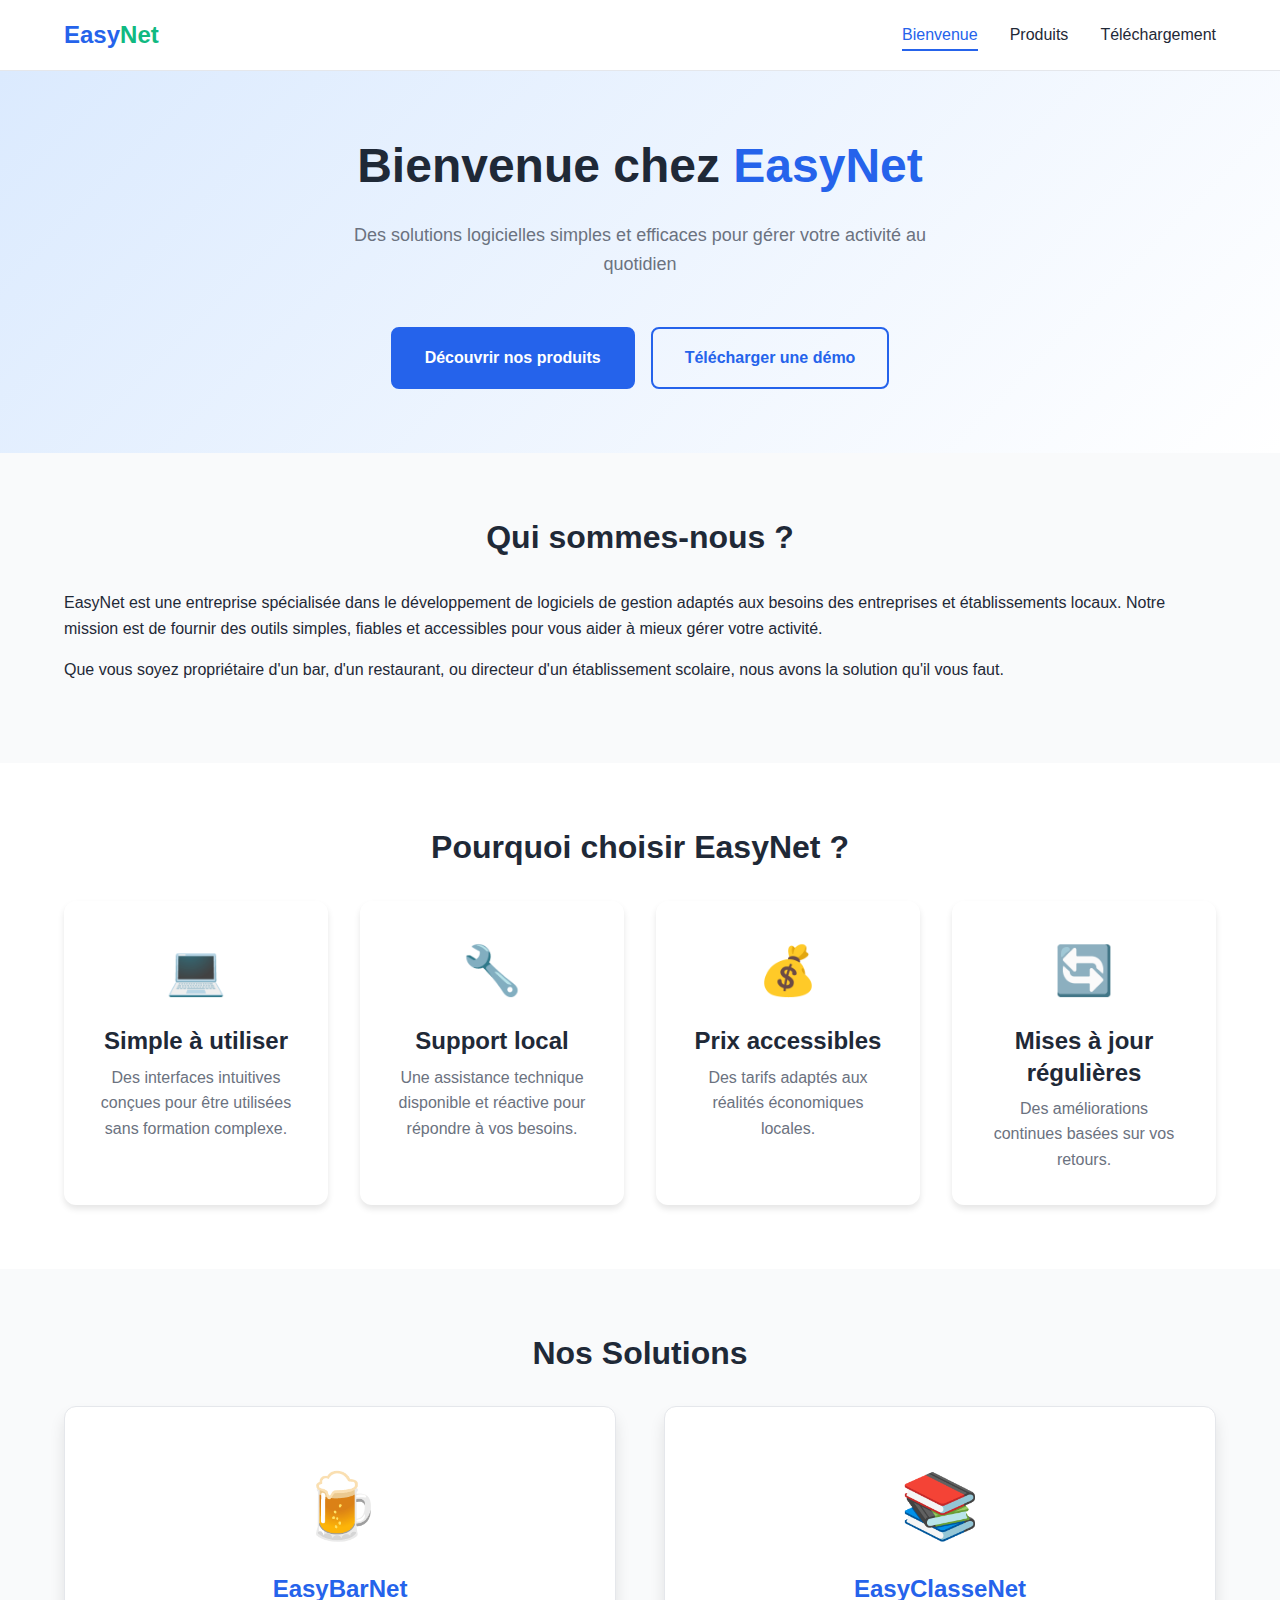
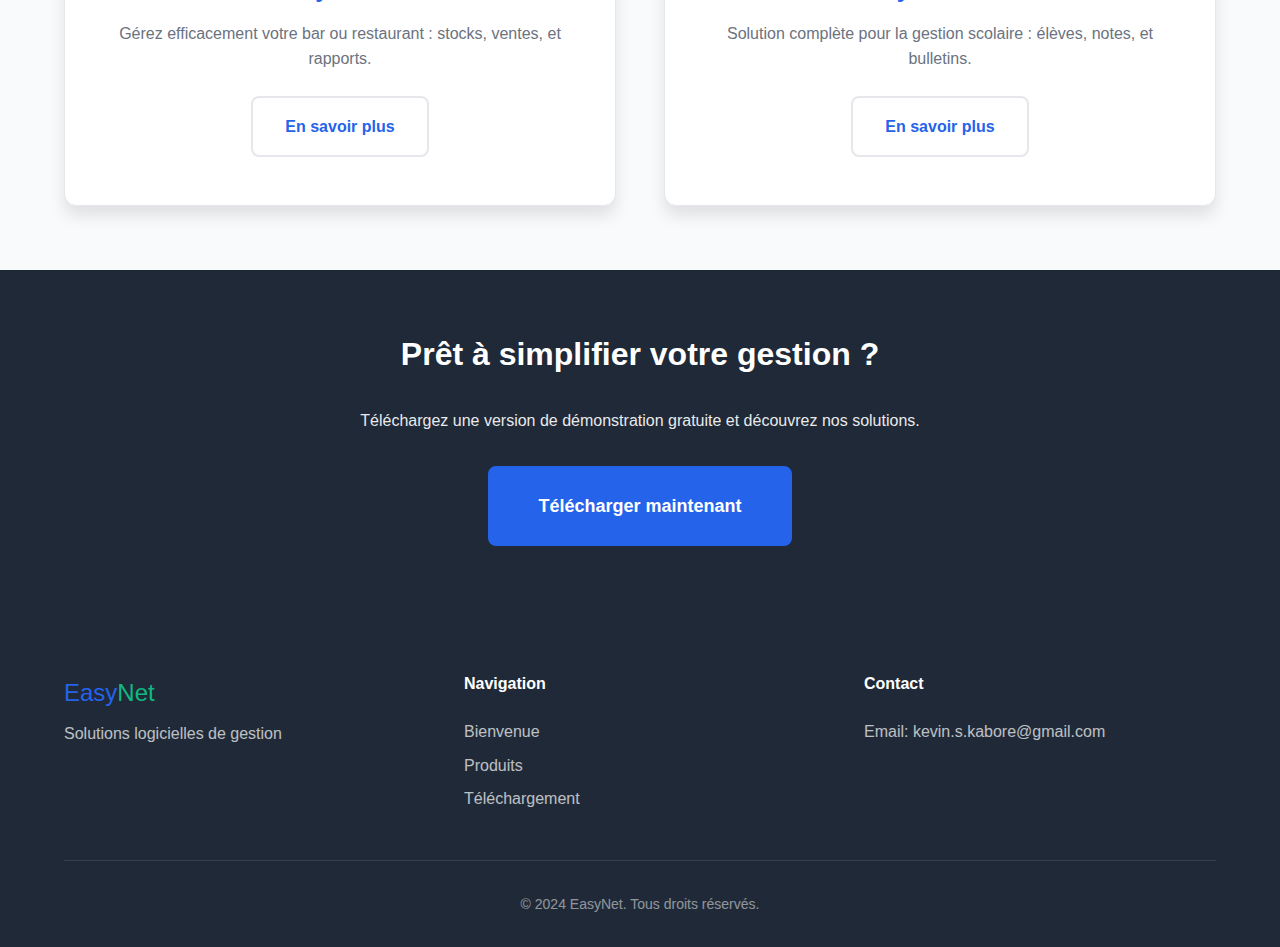
<file: index.html>
<!DOCTYPE html>
<html lang="fr">
<head>
    <meta charset="UTF-8">
    <meta name="viewport" content="width=device-width, initial-scale=1.0">
    <meta name="description" content="EasyNet - Solutions logicielles pour la gestion de bars et d'établissements scolaires au Burkina Faso">
    <title>EasyNet - Bienvenue</title>
    <link rel="stylesheet" href="css/style.css">
</head>
<body>
    <header class="header">
        <div class="container">
            <a href="index.html" class="logo">
                <span class="logo-easy">Easy</span><span class="logo-net">Net</span>
            </a>
            <nav class="nav">
                <button class="nav-toggle" aria-label="Menu">
                    <span></span>
                    <span></span>
                    <span></span>
                </button>
                <ul class="nav-menu">
                    <li><a href="index.html" class="active">Bienvenue</a></li>
                    <li><a href="produits.html">Produits</a></li>
                    <li><a href="telechargement.html">Téléchargement</a></li>
                </ul>
            </nav>
        </div>
    </header>

    <main>
        <!-- Hero Section -->
        <section class="hero">
            <div class="container">
                <h1>Bienvenue chez <span class="highlight">EasyNet</span></h1>
                <p class="hero-subtitle">
                    Des solutions logicielles simples et efficaces pour gérer votre activité au quotidien
                </p>
                <div class="hero-buttons">
                    <a href="produits.html" class="btn btn-primary">Découvrir nos produits</a>
                    <a href="telechargement.html" class="btn btn-secondary">Télécharger une démo</a>
                </div>
            </div>
        </section>

        <!-- About Section -->
        <section class="section about">
            <div class="container">
                <h2>Qui sommes-nous ?</h2>
                <p>
                    EasyNet est une entreprise spécialisée dans le développement de logiciels de gestion
                    adaptés aux besoins des entreprises et établissements locaux. Notre mission est de
                    fournir des outils simples, fiables et accessibles pour vous aider à mieux gérer
                    votre activité.
                </p>
                <p>
                    Que vous soyez propriétaire d'un bar, d'un restaurant, ou directeur d'un
                    établissement scolaire, nous avons la solution qu'il vous faut.
                </p>
            </div>
        </section>

        <!-- Features Section -->
        <section class="section features">
            <div class="container">
                <h2>Pourquoi choisir EasyNet ?</h2>
                <div class="features-grid">
                    <div class="feature-card">
                        <div class="feature-icon">💻</div>
                        <h3>Simple à utiliser</h3>
                        <p>Des interfaces intuitives conçues pour être utilisées sans formation complexe.</p>
                    </div>
                    <div class="feature-card">
                        <div class="feature-icon">🔧</div>
                        <h3>Support local</h3>
                        <p>Une assistance technique disponible et réactive pour répondre à vos besoins.</p>
                    </div>
                    <div class="feature-card">
                        <div class="feature-icon">💰</div>
                        <h3>Prix accessibles</h3>
                        <p>Des tarifs adaptés aux réalités économiques locales.</p>
                    </div>
                    <div class="feature-card">
                        <div class="feature-icon">🔄</div>
                        <h3>Mises à jour régulières</h3>
                        <p>Des améliorations continues basées sur vos retours.</p>
                    </div>
                </div>
            </div>
        </section>

        <!-- Products Preview -->
        <section class="section products-preview">
            <div class="container">
                <h2>Nos Solutions</h2>
                <div class="products-grid">
                    <div class="product-card">
                        <div class="product-icon">🍺</div>
                        <h3>EasyBarNet</h3>
                        <p>Gérez efficacement votre bar ou restaurant : stocks, ventes, et rapports.</p>
                        <a href="produits.html#easybarnet" class="btn btn-outline">En savoir plus</a>
                    </div>
                    <div class="product-card">
                        <div class="product-icon">📚</div>
                        <h3>EasyClasseNet</h3>
                        <p>Solution complète pour la gestion scolaire : élèves, notes, et bulletins.</p>
                        <a href="produits.html#easyclassenet" class="btn btn-outline">En savoir plus</a>
                    </div>
                </div>
            </div>
        </section>

        <!-- CTA Section -->
        <section class="section cta">
            <div class="container">
                <h2>Prêt à simplifier votre gestion ?</h2>
                <p>Téléchargez une version de démonstration gratuite et découvrez nos solutions.</p>
                <a href="telechargement.html" class="btn btn-primary btn-large">Télécharger maintenant</a>
            </div>
        </section>
    </main>

    <footer class="footer">
        <div class="container">
            <div class="footer-content">
                <div class="footer-brand">
                    <span class="logo-easy">Easy</span><span class="logo-net">Net</span>
                    <p>Solutions logicielles de gestion</p>
                </div>
                <div class="footer-links">
                    <h4>Navigation</h4>
                    <ul>
                        <li><a href="index.html">Bienvenue</a></li>
                        <li><a href="produits.html">Produits</a></li>
                        <li><a href="telechargement.html">Téléchargement</a></li>
                    </ul>
                </div>
                <div class="footer-contact">
                    <h4>Contact</h4>
                    <p>Email: kevin.s.kabore@gmail.com</p>
                </div>
            </div>
            <div class="footer-bottom">
                <p>&copy; 2024 EasyNet. Tous droits réservés.</p>
            </div>
        </div>
    </footer>

    <script src="js/main.js"></script>
</body>
</html>
</file>
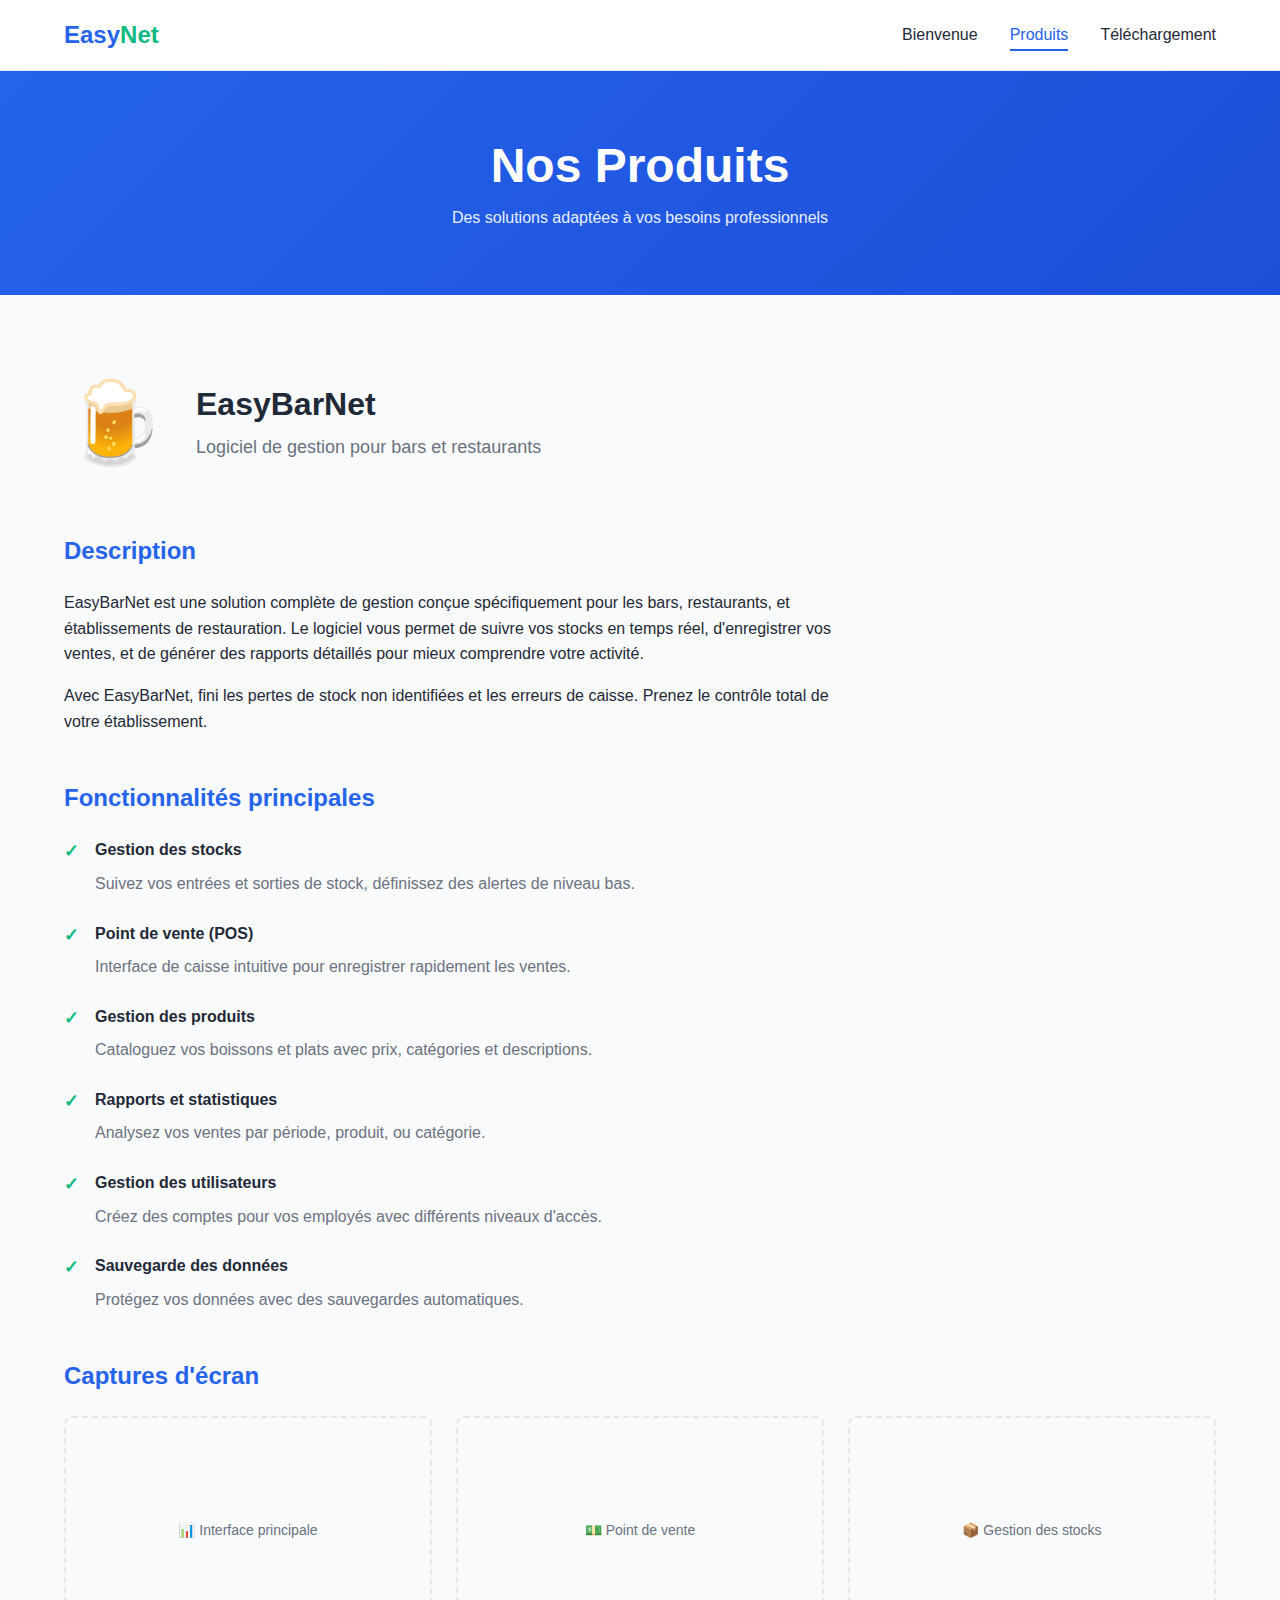
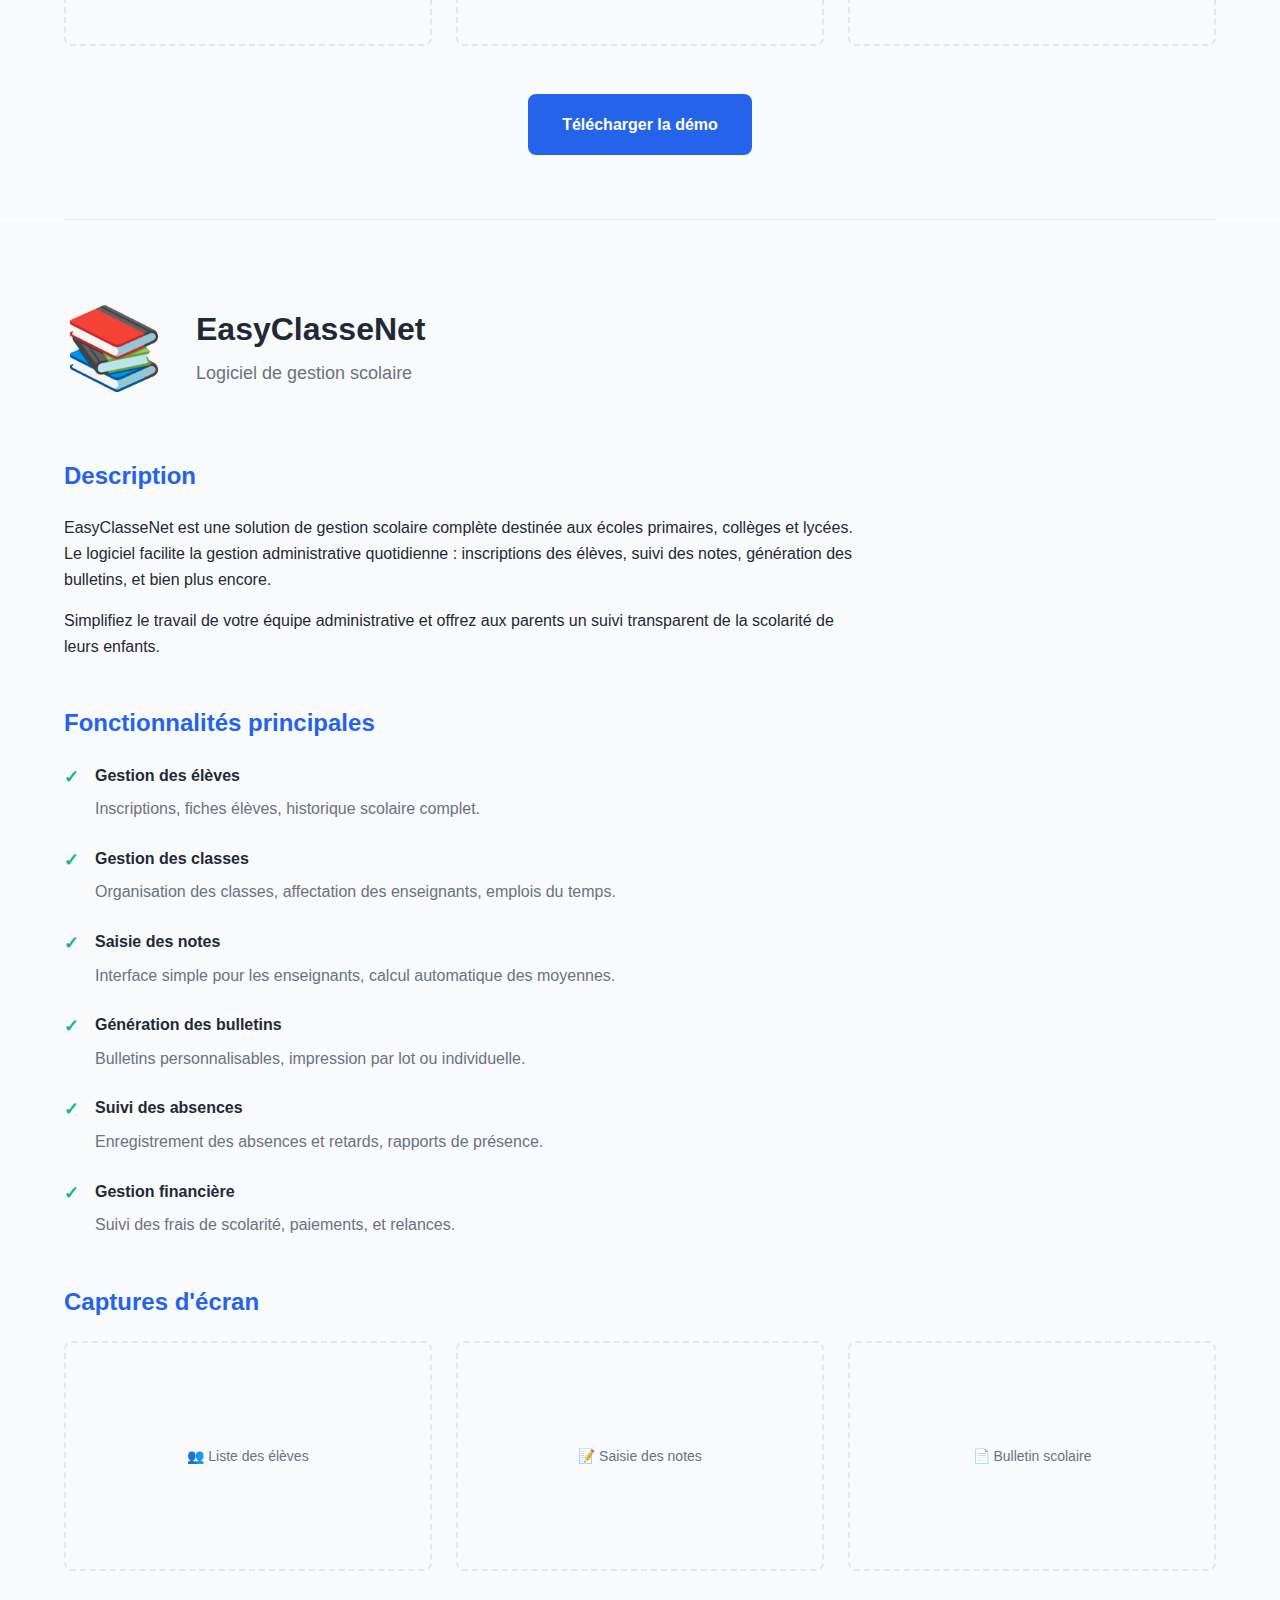
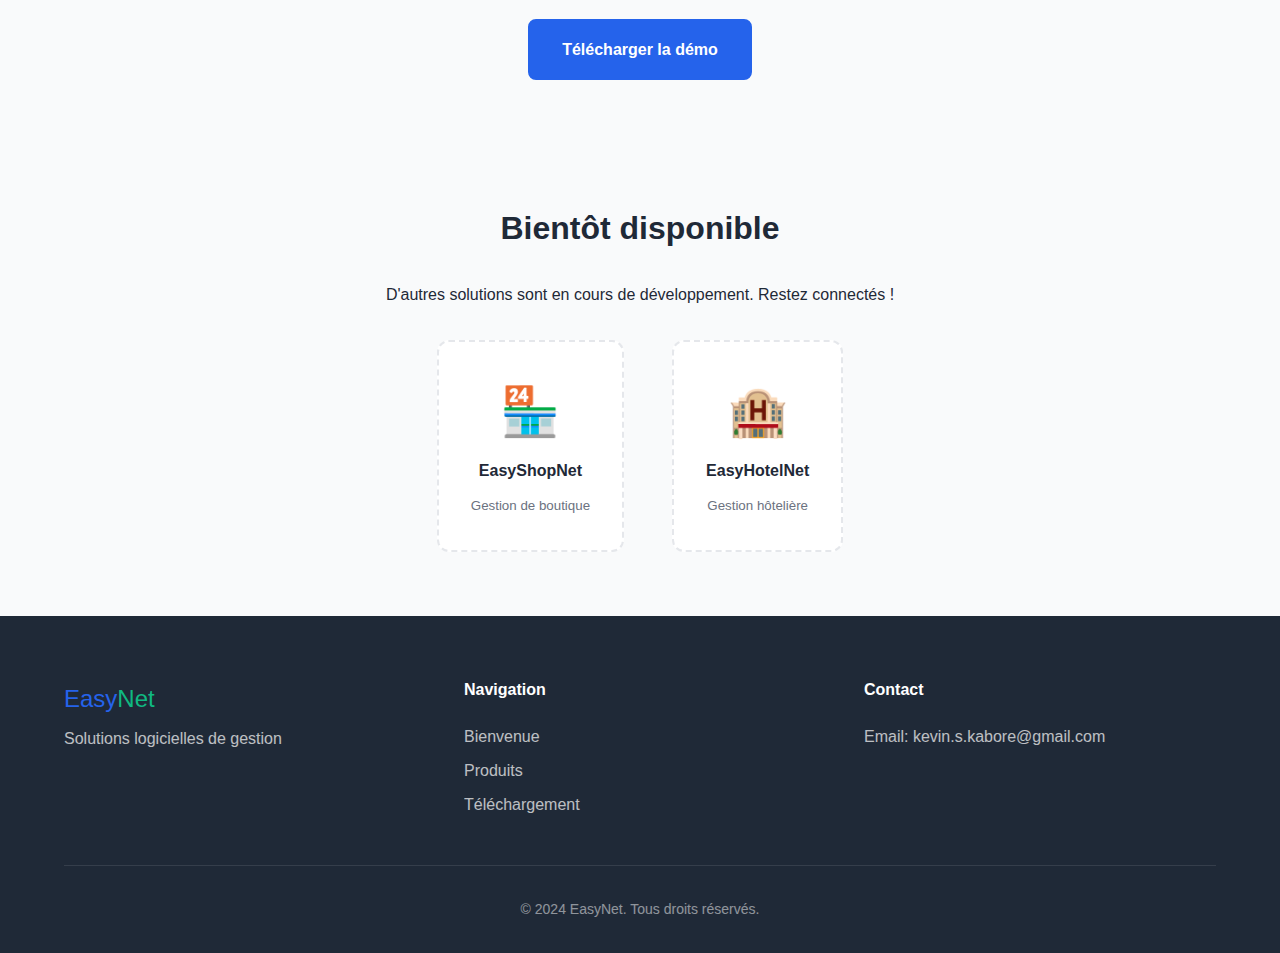
<file: produits.html>
<!DOCTYPE html>
<html lang="fr">
<head>
    <meta charset="UTF-8">
    <meta name="viewport" content="width=device-width, initial-scale=1.0">
    <meta name="description" content="EasyNet - Découvrez nos logiciels de gestion : EasyBarNet pour les bars et EasyClasseNet pour les écoles">
    <title>EasyNet - Nos Produits</title>
    <link rel="stylesheet" href="css/style.css">
</head>
<body>
    <header class="header">
        <div class="container">
            <a href="index.html" class="logo">
                <span class="logo-easy">Easy</span><span class="logo-net">Net</span>
            </a>
            <nav class="nav">
                <button class="nav-toggle" aria-label="Menu">
                    <span></span>
                    <span></span>
                    <span></span>
                </button>
                <ul class="nav-menu">
                    <li><a href="index.html">Bienvenue</a></li>
                    <li><a href="produits.html" class="active">Produits</a></li>
                    <li><a href="telechargement.html">Téléchargement</a></li>
                </ul>
            </nav>
        </div>
    </header>

    <main>
        <!-- Page Header -->
        <section class="page-header">
            <div class="container">
                <h1>Nos Produits</h1>
                <p>Des solutions adaptées à vos besoins professionnels</p>
            </div>
        </section>

        <!-- EasyBarNet -->
        <section id="easybarnet" class="section product-detail">
            <div class="container">
                <div class="product-header">
                    <div class="product-icon-large">🍺</div>
                    <div>
                        <h2>EasyBarNet</h2>
                        <p class="product-tagline">Logiciel de gestion pour bars et restaurants</p>
                    </div>
                </div>

                <div class="product-content">
                    <div class="product-description">
                        <h3>Description</h3>
                        <p>
                            EasyBarNet est une solution complète de gestion conçue spécifiquement pour les
                            bars, restaurants, et établissements de restauration. Le logiciel vous permet
                            de suivre vos stocks en temps réel, d'enregistrer vos ventes, et de générer
                            des rapports détaillés pour mieux comprendre votre activité.
                        </p>
                        <p>
                            Avec EasyBarNet, fini les pertes de stock non identifiées et les erreurs de
                            caisse. Prenez le contrôle total de votre établissement.
                        </p>
                    </div>

                    <div class="product-features">
                        <h3>Fonctionnalités principales</h3>
                        <ul class="feature-list">
                            <li>
                                <span class="feature-check">✓</span>
                                <div>
                                    <strong>Gestion des stocks</strong>
                                    <p>Suivez vos entrées et sorties de stock, définissez des alertes de niveau bas.</p>
                                </div>
                            </li>
                            <li>
                                <span class="feature-check">✓</span>
                                <div>
                                    <strong>Point de vente (POS)</strong>
                                    <p>Interface de caisse intuitive pour enregistrer rapidement les ventes.</p>
                                </div>
                            </li>
                            <li>
                                <span class="feature-check">✓</span>
                                <div>
                                    <strong>Gestion des produits</strong>
                                    <p>Cataloguez vos boissons et plats avec prix, catégories et descriptions.</p>
                                </div>
                            </li>
                            <li>
                                <span class="feature-check">✓</span>
                                <div>
                                    <strong>Rapports et statistiques</strong>
                                    <p>Analysez vos ventes par période, produit, ou catégorie.</p>
                                </div>
                            </li>
                            <li>
                                <span class="feature-check">✓</span>
                                <div>
                                    <strong>Gestion des utilisateurs</strong>
                                    <p>Créez des comptes pour vos employés avec différents niveaux d'accès.</p>
                                </div>
                            </li>
                            <li>
                                <span class="feature-check">✓</span>
                                <div>
                                    <strong>Sauvegarde des données</strong>
                                    <p>Protégez vos données avec des sauvegardes automatiques.</p>
                                </div>
                            </li>
                        </ul>
                    </div>

                    <div class="product-screenshots">
                        <h3>Captures d'écran</h3>
                        <div class="screenshots-placeholder">
                            <div class="screenshot-item">
                                <div class="screenshot-placeholder">📊 Interface principale</div>
                            </div>
                            <div class="screenshot-item">
                                <div class="screenshot-placeholder">💵 Point de vente</div>
                            </div>
                            <div class="screenshot-item">
                                <div class="screenshot-placeholder">📦 Gestion des stocks</div>
                            </div>
                        </div>
                    </div>

                    <div class="product-cta">
                        <a href="telechargement.html" class="btn btn-primary">Télécharger la démo</a>
                    </div>
                </div>
            </div>
        </section>

        <!-- Divider -->
        <div class="section-divider">
            <div class="container">
                <hr>
            </div>
        </div>

        <!-- EasyClasseNet -->
        <section id="easyclassenet" class="section product-detail">
            <div class="container">
                <div class="product-header">
                    <div class="product-icon-large">📚</div>
                    <div>
                        <h2>EasyClasseNet</h2>
                        <p class="product-tagline">Logiciel de gestion scolaire</p>
                    </div>
                </div>

                <div class="product-content">
                    <div class="product-description">
                        <h3>Description</h3>
                        <p>
                            EasyClasseNet est une solution de gestion scolaire complète destinée aux
                            écoles primaires, collèges et lycées. Le logiciel facilite la gestion
                            administrative quotidienne : inscriptions des élèves, suivi des notes,
                            génération des bulletins, et bien plus encore.
                        </p>
                        <p>
                            Simplifiez le travail de votre équipe administrative et offrez aux parents
                            un suivi transparent de la scolarité de leurs enfants.
                        </p>
                    </div>

                    <div class="product-features">
                        <h3>Fonctionnalités principales</h3>
                        <ul class="feature-list">
                            <li>
                                <span class="feature-check">✓</span>
                                <div>
                                    <strong>Gestion des élèves</strong>
                                    <p>Inscriptions, fiches élèves, historique scolaire complet.</p>
                                </div>
                            </li>
                            <li>
                                <span class="feature-check">✓</span>
                                <div>
                                    <strong>Gestion des classes</strong>
                                    <p>Organisation des classes, affectation des enseignants, emplois du temps.</p>
                                </div>
                            </li>
                            <li>
                                <span class="feature-check">✓</span>
                                <div>
                                    <strong>Saisie des notes</strong>
                                    <p>Interface simple pour les enseignants, calcul automatique des moyennes.</p>
                                </div>
                            </li>
                            <li>
                                <span class="feature-check">✓</span>
                                <div>
                                    <strong>Génération des bulletins</strong>
                                    <p>Bulletins personnalisables, impression par lot ou individuelle.</p>
                                </div>
                            </li>
                            <li>
                                <span class="feature-check">✓</span>
                                <div>
                                    <strong>Suivi des absences</strong>
                                    <p>Enregistrement des absences et retards, rapports de présence.</p>
                                </div>
                            </li>
                            <li>
                                <span class="feature-check">✓</span>
                                <div>
                                    <strong>Gestion financière</strong>
                                    <p>Suivi des frais de scolarité, paiements, et relances.</p>
                                </div>
                            </li>
                        </ul>
                    </div>

                    <div class="product-screenshots">
                        <h3>Captures d'écran</h3>
                        <div class="screenshots-placeholder">
                            <div class="screenshot-item">
                                <div class="screenshot-placeholder">👥 Liste des élèves</div>
                            </div>
                            <div class="screenshot-item">
                                <div class="screenshot-placeholder">📝 Saisie des notes</div>
                            </div>
                            <div class="screenshot-item">
                                <div class="screenshot-placeholder">📄 Bulletin scolaire</div>
                            </div>
                        </div>
                    </div>

                    <div class="product-cta">
                        <a href="telechargement.html" class="btn btn-primary">Télécharger la démo</a>
                    </div>
                </div>
            </div>
        </section>

        <!-- Coming Soon -->
        <section class="section coming-soon">
            <div class="container">
                <h2>Bientôt disponible</h2>
                <p>D'autres solutions sont en cours de développement. Restez connectés !</p>
                <div class="coming-soon-placeholder">
                    <div class="coming-item">
                        <span>🏪</span>
                        <p>EasyShopNet</p>
                        <small>Gestion de boutique</small>
                    </div>
                    <div class="coming-item">
                        <span>🏨</span>
                        <p>EasyHotelNet</p>
                        <small>Gestion hôtelière</small>
                    </div>
                </div>
            </div>
        </section>
    </main>

    <footer class="footer">
        <div class="container">
            <div class="footer-content">
                <div class="footer-brand">
                    <span class="logo-easy">Easy</span><span class="logo-net">Net</span>
                    <p>Solutions logicielles de gestion</p>
                </div>
                <div class="footer-links">
                    <h4>Navigation</h4>
                    <ul>
                        <li><a href="index.html">Bienvenue</a></li>
                        <li><a href="produits.html">Produits</a></li>
                        <li><a href="telechargement.html">Téléchargement</a></li>
                    </ul>
                </div>
                <div class="footer-contact">
                    <h4>Contact</h4>
                    <p>Email: kevin.s.kabore@gmail.com</p>
                </div>
            </div>
            <div class="footer-bottom">
                <p>&copy; 2024 EasyNet. Tous droits réservés.</p>
            </div>
        </div>
    </footer>

    <script src="js/main.js"></script>
</body>
</html>
</file>
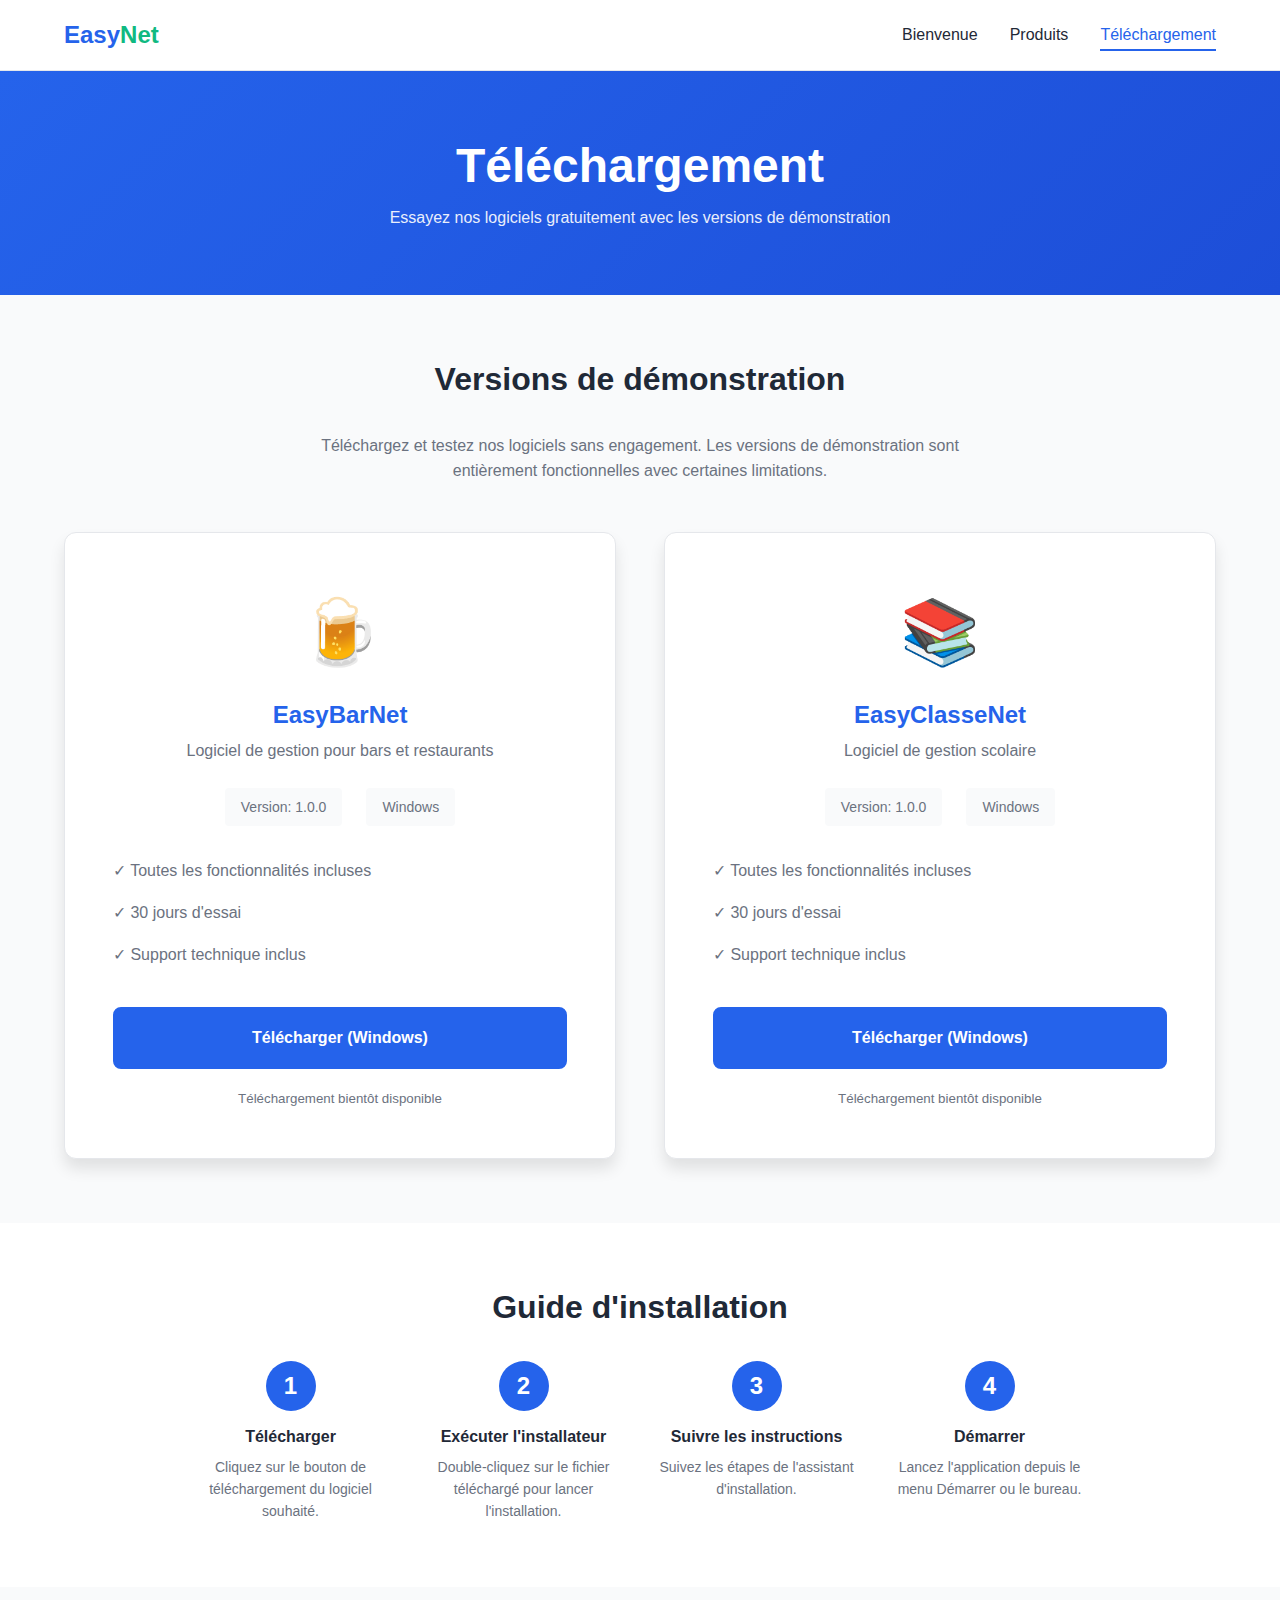
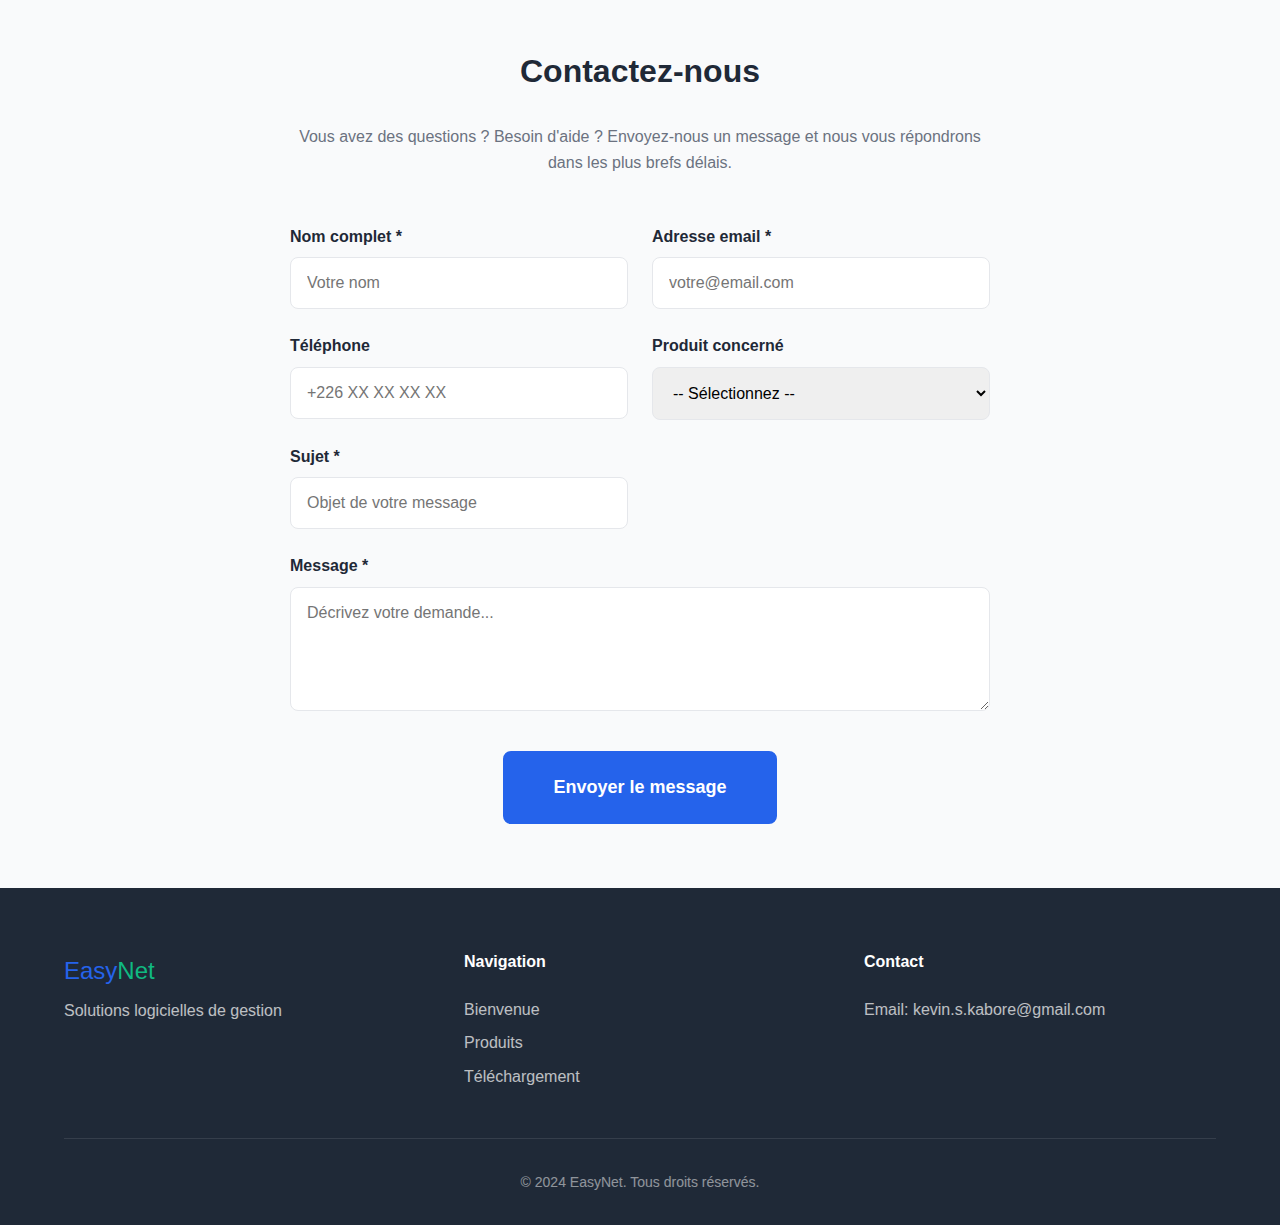
<file: telechargement.html>
<!DOCTYPE html>
<html lang="fr">
<head>
    <meta charset="UTF-8">
    <meta name="viewport" content="width=device-width, initial-scale=1.0">
    <meta name="description" content="EasyNet - Téléchargez les versions de démonstration de nos logiciels">
    <title>EasyNet - Téléchargement</title>
    <link rel="stylesheet" href="css/style.css">
</head>
<body>
    <header class="header">
        <div class="container">
            <a href="index.html" class="logo">
                <span class="logo-easy">Easy</span><span class="logo-net">Net</span>
            </a>
            <nav class="nav">
                <button class="nav-toggle" aria-label="Menu">
                    <span></span>
                    <span></span>
                    <span></span>
                </button>
                <ul class="nav-menu">
                    <li><a href="index.html">Bienvenue</a></li>
                    <li><a href="produits.html">Produits</a></li>
                    <li><a href="telechargement.html" class="active">Téléchargement</a></li>
                </ul>
            </nav>
        </div>
    </header>

    <main>
        <!-- Page Header -->
        <section class="page-header">
            <div class="container">
                <h1>Téléchargement</h1>
                <p>Essayez nos logiciels gratuitement avec les versions de démonstration</p>
            </div>
        </section>

        <!-- Downloads Section -->
        <section class="section downloads">
            <div class="container">
                <h2>Versions de démonstration</h2>
                <p class="section-intro">
                    Téléchargez et testez nos logiciels sans engagement. Les versions de démonstration
                    sont entièrement fonctionnelles avec certaines limitations.
                </p>

                <div class="downloads-grid">
                    <!-- EasyBarNet Download -->
                    <div class="download-card">
                        <div class="download-icon">🍺</div>
                        <h3>EasyBarNet</h3>
                        <p class="download-description">
                            Logiciel de gestion pour bars et restaurants
                        </p>
                        <div class="download-info">
                            <span class="version">Version: 1.0.0</span>
                            <span class="platform">Windows</span>
                        </div>
                        <ul class="download-limits">
                            <li>✓ Toutes les fonctionnalités incluses</li>
                            <li>✓ 30 jours d'essai</li>
                            <li>✓ Support technique inclus</li>
                        </ul>
                        <!--
                            INSTRUCTIONS: Replace the href below with the GitHub Release download URL
                            Example: https://github.com/username/easybarnet/releases/download/v1.0.0/EasyBarNet-Setup.exe
                        -->
                        <a href="#" class="btn btn-primary download-btn" data-product="EasyBarNet">
                            Télécharger (Windows)
                        </a>
                        <p class="download-note">
                            <small>Téléchargement bientôt disponible</small>
                        </p>
                    </div>

                    <!-- EasyClasseNet Download -->
                    <div class="download-card">
                        <div class="download-icon">📚</div>
                        <h3>EasyClasseNet</h3>
                        <p class="download-description">
                            Logiciel de gestion scolaire
                        </p>
                        <div class="download-info">
                            <span class="version">Version: 1.0.0</span>
                            <span class="platform">Windows</span>
                        </div>
                        <ul class="download-limits">
                            <li>✓ Toutes les fonctionnalités incluses</li>
                            <li>✓ 30 jours d'essai</li>
                            <li>✓ Support technique inclus</li>
                        </ul>
                        <!--
                            INSTRUCTIONS: Replace the href below with the GitHub Release download URL
                            Example: https://github.com/username/easyclassenet/releases/download/v1.0.0/EasyClasseNet-Setup.exe
                        -->
                        <a href="#" class="btn btn-primary download-btn" data-product="EasyClasseNet">
                            Télécharger (Windows)
                        </a>
                        <p class="download-note">
                            <small>Téléchargement bientôt disponible</small>
                        </p>
                    </div>
                </div>
            </div>
        </section>

        <!-- Installation Guide -->
        <section class="section installation">
            <div class="container">
                <h2>Guide d'installation</h2>
                <div class="installation-steps">
                    <div class="step">
                        <div class="step-number">1</div>
                        <div class="step-content">
                            <h4>Télécharger</h4>
                            <p>Cliquez sur le bouton de téléchargement du logiciel souhaité.</p>
                        </div>
                    </div>
                    <div class="step">
                        <div class="step-number">2</div>
                        <div class="step-content">
                            <h4>Exécuter l'installateur</h4>
                            <p>Double-cliquez sur le fichier téléchargé pour lancer l'installation.</p>
                        </div>
                    </div>
                    <div class="step">
                        <div class="step-number">3</div>
                        <div class="step-content">
                            <h4>Suivre les instructions</h4>
                            <p>Suivez les étapes de l'assistant d'installation.</p>
                        </div>
                    </div>
                    <div class="step">
                        <div class="step-number">4</div>
                        <div class="step-content">
                            <h4>Démarrer</h4>
                            <p>Lancez l'application depuis le menu Démarrer ou le bureau.</p>
                        </div>
                    </div>
                </div>
            </div>
        </section>

        <!-- Contact Form -->
        <section class="section contact">
            <div class="container">
                <h2>Contactez-nous</h2>
                <p class="section-intro">
                    Vous avez des questions ? Besoin d'aide ? Envoyez-nous un message et nous vous
                    répondrons dans les plus brefs délais.
                </p>

                <form
                    action="https://formspree.io/f/xpwzgvqr"
                    method="POST"
                    class="contact-form"
                    id="contact-form"
                >
                    <div class="form-group">
                        <label for="name">Nom complet *</label>
                        <input
                            type="text"
                            id="name"
                            name="name"
                            required
                            placeholder="Votre nom"
                        >
                    </div>

                    <div class="form-group">
                        <label for="email">Adresse email *</label>
                        <input
                            type="email"
                            id="email"
                            name="email"
                            required
                            placeholder="votre@email.com"
                        >
                    </div>

                    <div class="form-group">
                        <label for="phone">Téléphone</label>
                        <input
                            type="tel"
                            id="phone"
                            name="phone"
                            placeholder="+226 XX XX XX XX"
                        >
                    </div>

                    <div class="form-group">
                        <label for="product">Produit concerné</label>
                        <select id="product" name="product">
                            <option value="">-- Sélectionnez --</option>
                            <option value="EasyBarNet">EasyBarNet</option>
                            <option value="EasyClasseNet">EasyClasseNet</option>
                            <option value="Autre">Autre / Général</option>
                        </select>
                    </div>

                    <div class="form-group">
                        <label for="subject">Sujet *</label>
                        <input
                            type="text"
                            id="subject"
                            name="subject"
                            required
                            placeholder="Objet de votre message"
                        >
                    </div>

                    <div class="form-group full-width">
                        <label for="message">Message *</label>
                        <textarea
                            id="message"
                            name="message"
                            rows="5"
                            required
                            placeholder="Décrivez votre demande..."
                        ></textarea>
                    </div>

                    <!-- Honeypot for spam prevention -->
                    <input type="text" name="_gotcha" style="display:none">

                    <div class="form-submit">
                        <button type="submit" class="btn btn-primary btn-large">
                            Envoyer le message
                        </button>
                    </div>
                </form>

                <div class="contact-success" id="contact-success" style="display: none;">
                    <div class="success-icon">✓</div>
                    <h3>Message envoyé !</h3>
                    <p>Merci de nous avoir contacté. Nous vous répondrons dans les plus brefs délais.</p>
                </div>
            </div>
        </section>
    </main>

    <footer class="footer">
        <div class="container">
            <div class="footer-content">
                <div class="footer-brand">
                    <span class="logo-easy">Easy</span><span class="logo-net">Net</span>
                    <p>Solutions logicielles de gestion</p>
                </div>
                <div class="footer-links">
                    <h4>Navigation</h4>
                    <ul>
                        <li><a href="index.html">Bienvenue</a></li>
                        <li><a href="produits.html">Produits</a></li>
                        <li><a href="telechargement.html">Téléchargement</a></li>
                    </ul>
                </div>
                <div class="footer-contact">
                    <h4>Contact</h4>
                    <p>Email: kevin.s.kabore@gmail.com</p>
                </div>
            </div>
            <div class="footer-bottom">
                <p>&copy; 2024 EasyNet. Tous droits réservés.</p>
            </div>
        </div>
    </footer>

    <script src="js/main.js"></script>
</body>
</html>
</file>
<file: css/style.css>
/* ============================================
   EasyNet - Customizable CSS Variables
   ============================================

   INSTRUCTIONS: Modify these variables to customize
   the look and feel of your website.

   ============================================ */

:root {
    /* ===================
       PRIMARY COLORS
       =================== */
    --primary-color: #2563eb;        /* Main brand color (buttons, links) */
    --primary-hover: #1d4ed8;        /* Darker shade for hover states */
    --primary-light: #dbeafe;        /* Light shade for backgrounds */

    /* ===================
       SECONDARY COLORS
       =================== */
    --secondary-color: #10b981;      /* Accent color (highlights, icons) */
    --secondary-hover: #059669;      /* Darker shade for hover */

    /* ===================
       TEXT COLORS
       =================== */
    --text-color: #1f2937;           /* Main text color */
    --text-light: #6b7280;           /* Secondary/muted text */
    --text-inverse: #ffffff;         /* Text on dark backgrounds */

    /* ===================
       BACKGROUND COLORS
       =================== */
    --background-color: #ffffff;     /* Page background */
    --background-alt: #f9fafb;       /* Alternate sections */
    --background-dark: #1f2937;      /* Dark sections (footer, CTA) */

    /* ===================
       BORDER & SHADOWS
       =================== */
    --border-color: #e5e7eb;         /* Border color */
    --shadow-sm: 0 1px 2px rgba(0, 0, 0, 0.05);
    --shadow-md: 0 4px 6px rgba(0, 0, 0, 0.1);
    --shadow-lg: 0 10px 15px rgba(0, 0, 0, 0.1);

    /* ===================
       TYPOGRAPHY
       =================== */
    --font-family: 'Segoe UI', Tahoma, Geneva, Verdana, sans-serif;
    --font-size-base: 16px;
    --font-size-sm: 14px;
    --font-size-lg: 18px;
    --font-size-xl: 24px;
    --font-size-2xl: 32px;
    --font-size-3xl: 48px;

    /* ===================
       SPACING
       =================== */
    --spacing-xs: 0.5rem;
    --spacing-sm: 1rem;
    --spacing-md: 1.5rem;
    --spacing-lg: 2rem;
    --spacing-xl: 3rem;
    --spacing-2xl: 4rem;

    /* ===================
       BORDER RADIUS
       =================== */
    --radius-sm: 4px;
    --radius-md: 8px;
    --radius-lg: 12px;
    --radius-full: 9999px;

    /* ===================
       TRANSITIONS
       =================== */
    --transition-fast: 150ms ease;
    --transition-normal: 300ms ease;
}


/* ============================================
   RESET & BASE STYLES
   ============================================ */

*,
*::before,
*::after {
    box-sizing: border-box;
    margin: 0;
    padding: 0;
}

html {
    scroll-behavior: smooth;
}

body {
    font-family: var(--font-family);
    font-size: var(--font-size-base);
    line-height: 1.6;
    color: var(--text-color);
    background-color: var(--background-color);
}

a {
    color: var(--primary-color);
    text-decoration: none;
    transition: color var(--transition-fast);
}

a:hover {
    color: var(--primary-hover);
}

img {
    max-width: 100%;
    height: auto;
}

ul {
    list-style: none;
}


/* ============================================
   LAYOUT
   ============================================ */

.container {
    width: 100%;
    max-width: 1200px;
    margin: 0 auto;
    padding: 0 var(--spacing-md);
}

.section {
    padding: var(--spacing-2xl) 0;
}

.section:nth-child(even) {
    background-color: var(--background-alt);
}


/* ============================================
   TYPOGRAPHY
   ============================================ */

h1, h2, h3, h4, h5, h6 {
    line-height: 1.3;
    margin-bottom: var(--spacing-sm);
}

h1 {
    font-size: var(--font-size-3xl);
}

h2 {
    font-size: var(--font-size-2xl);
    text-align: center;
    margin-bottom: var(--spacing-lg);
}

h3 {
    font-size: var(--font-size-xl);
}

p {
    margin-bottom: var(--spacing-sm);
}

.section-intro {
    text-align: center;
    max-width: 700px;
    margin: 0 auto var(--spacing-xl);
    color: var(--text-light);
}


/* ============================================
   HEADER & NAVIGATION
   ============================================ */

.header {
    background-color: var(--background-color);
    border-bottom: 1px solid var(--border-color);
    position: sticky;
    top: 0;
    z-index: 1000;
}

.header .container {
    display: flex;
    justify-content: space-between;
    align-items: center;
    height: 70px;
}

.logo {
    font-size: var(--font-size-xl);
    font-weight: 700;
    display: flex;
}

.logo-easy {
    color: var(--primary-color);
}

.logo-net {
    color: var(--secondary-color);
}

.nav-menu {
    display: flex;
    gap: var(--spacing-lg);
}

.nav-menu a {
    color: var(--text-color);
    font-weight: 500;
    padding: var(--spacing-xs) 0;
    position: relative;
}

.nav-menu a::after {
    content: '';
    position: absolute;
    bottom: 0;
    left: 0;
    width: 0;
    height: 2px;
    background-color: var(--primary-color);
    transition: width var(--transition-normal);
}

.nav-menu a:hover::after,
.nav-menu a.active::after {
    width: 100%;
}

.nav-menu a.active {
    color: var(--primary-color);
}

.nav-toggle {
    display: none;
    flex-direction: column;
    gap: 5px;
    background: none;
    border: none;
    cursor: pointer;
    padding: var(--spacing-xs);
}

.nav-toggle span {
    display: block;
    width: 25px;
    height: 3px;
    background-color: var(--text-color);
    transition: var(--transition-fast);
}


/* ============================================
   BUTTONS
   ============================================ */

.btn {
    display: inline-block;
    padding: var(--spacing-sm) var(--spacing-lg);
    border-radius: var(--radius-md);
    font-weight: 600;
    font-size: var(--font-size-base);
    text-align: center;
    cursor: pointer;
    transition: all var(--transition-fast);
    border: 2px solid transparent;
}

.btn-primary {
    background-color: var(--primary-color);
    color: var(--text-inverse);
    border-color: var(--primary-color);
}

.btn-primary:hover {
    background-color: var(--primary-hover);
    border-color: var(--primary-hover);
    color: var(--text-inverse);
}

.btn-secondary {
    background-color: transparent;
    color: var(--primary-color);
    border-color: var(--primary-color);
}

.btn-secondary:hover {
    background-color: var(--primary-color);
    color: var(--text-inverse);
}

.btn-outline {
    background-color: transparent;
    color: var(--primary-color);
    border-color: var(--border-color);
}

.btn-outline:hover {
    border-color: var(--primary-color);
    color: var(--primary-color);
}

.btn-large {
    padding: var(--spacing-md) var(--spacing-xl);
    font-size: var(--font-size-lg);
}


/* ============================================
   HERO SECTION
   ============================================ */

.hero {
    background: linear-gradient(135deg, var(--primary-light) 0%, var(--background-color) 100%);
    padding: var(--spacing-2xl) 0;
    text-align: center;
}

.hero h1 {
    margin-bottom: var(--spacing-md);
}

.hero .highlight {
    color: var(--primary-color);
}

.hero-subtitle {
    font-size: var(--font-size-lg);
    color: var(--text-light);
    max-width: 600px;
    margin: 0 auto var(--spacing-xl);
}

.hero-buttons {
    display: flex;
    gap: var(--spacing-sm);
    justify-content: center;
    flex-wrap: wrap;
}


/* ============================================
   FEATURES GRID
   ============================================ */

.features-grid {
    display: grid;
    grid-template-columns: repeat(auto-fit, minmax(250px, 1fr));
    gap: var(--spacing-lg);
}

.feature-card {
    background-color: var(--background-color);
    padding: var(--spacing-lg);
    border-radius: var(--radius-lg);
    text-align: center;
    box-shadow: var(--shadow-md);
    transition: transform var(--transition-normal);
}

.feature-card:hover {
    transform: translateY(-5px);
}

.feature-icon {
    font-size: 48px;
    margin-bottom: var(--spacing-sm);
}

.feature-card h3 {
    margin-bottom: var(--spacing-xs);
}

.feature-card p {
    color: var(--text-light);
    margin-bottom: 0;
}


/* ============================================
   PRODUCTS GRID
   ============================================ */

.products-grid {
    display: grid;
    grid-template-columns: repeat(auto-fit, minmax(300px, 1fr));
    gap: var(--spacing-xl);
}

.product-card {
    background-color: var(--background-color);
    padding: var(--spacing-xl);
    border-radius: var(--radius-lg);
    text-align: center;
    box-shadow: var(--shadow-lg);
    border: 1px solid var(--border-color);
}

.product-icon {
    font-size: 64px;
    margin-bottom: var(--spacing-sm);
}

.product-card h3 {
    color: var(--primary-color);
}

.product-card p {
    color: var(--text-light);
    margin-bottom: var(--spacing-md);
}


/* ============================================
   PAGE HEADER
   ============================================ */

.page-header {
    background: linear-gradient(135deg, var(--primary-color) 0%, var(--primary-hover) 100%);
    color: var(--text-inverse);
    padding: var(--spacing-2xl) 0;
    text-align: center;
}

.page-header h1 {
    margin-bottom: var(--spacing-xs);
}

.page-header p {
    opacity: 0.9;
    margin-bottom: 0;
}


/* ============================================
   PRODUCT DETAIL
   ============================================ */

.product-detail {
    background-color: var(--background-color);
}

.product-header {
    display: flex;
    align-items: center;
    gap: var(--spacing-lg);
    margin-bottom: var(--spacing-xl);
}

.product-icon-large {
    font-size: 80px;
}

.product-header h2 {
    text-align: left;
    margin-bottom: var(--spacing-xs);
}

.product-tagline {
    color: var(--text-light);
    font-size: var(--font-size-lg);
    margin-bottom: 0;
}

.product-content h3 {
    margin-top: var(--spacing-xl);
    margin-bottom: var(--spacing-md);
    color: var(--primary-color);
}

.product-description p {
    max-width: 800px;
}

.feature-list {
    display: grid;
    gap: var(--spacing-md);
}

.feature-list li {
    display: flex;
    gap: var(--spacing-sm);
    align-items: flex-start;
}

.feature-check {
    color: var(--secondary-color);
    font-weight: bold;
    font-size: var(--font-size-lg);
}

.feature-list strong {
    display: block;
    margin-bottom: var(--spacing-xs);
}

.feature-list p {
    color: var(--text-light);
    margin-bottom: 0;
}

.screenshots-placeholder {
    display: grid;
    grid-template-columns: repeat(auto-fit, minmax(200px, 1fr));
    gap: var(--spacing-md);
}

.screenshot-item {
    aspect-ratio: 16/10;
}

.screenshot-placeholder {
    background-color: var(--background-alt);
    border: 2px dashed var(--border-color);
    border-radius: var(--radius-md);
    height: 100%;
    display: flex;
    align-items: center;
    justify-content: center;
    color: var(--text-light);
    font-size: var(--font-size-sm);
}

.product-cta {
    margin-top: var(--spacing-xl);
    text-align: center;
}

.section-divider {
    padding: 0;
}

.section-divider hr {
    border: none;
    border-top: 1px solid var(--border-color);
    margin: 0;
}


/* ============================================
   COMING SOON
   ============================================ */

.coming-soon {
    text-align: center;
    background-color: var(--background-alt);
}

.coming-soon-placeholder {
    display: flex;
    justify-content: center;
    gap: var(--spacing-xl);
    margin-top: var(--spacing-lg);
    flex-wrap: wrap;
}

.coming-item {
    background-color: var(--background-color);
    padding: var(--spacing-lg);
    border-radius: var(--radius-lg);
    border: 2px dashed var(--border-color);
    min-width: 150px;
}

.coming-item span {
    font-size: 48px;
    display: block;
    margin-bottom: var(--spacing-xs);
}

.coming-item p {
    font-weight: 600;
    margin-bottom: var(--spacing-xs);
}

.coming-item small {
    color: var(--text-light);
}


/* ============================================
   DOWNLOADS
   ============================================ */

.downloads-grid {
    display: grid;
    grid-template-columns: repeat(auto-fit, minmax(300px, 1fr));
    gap: var(--spacing-xl);
}

.download-card {
    background-color: var(--background-color);
    padding: var(--spacing-xl);
    border-radius: var(--radius-lg);
    text-align: center;
    box-shadow: var(--shadow-lg);
    border: 1px solid var(--border-color);
}

.download-icon {
    font-size: 64px;
    margin-bottom: var(--spacing-sm);
}

.download-card h3 {
    color: var(--primary-color);
    margin-bottom: var(--spacing-xs);
}

.download-description {
    color: var(--text-light);
    margin-bottom: var(--spacing-md);
}

.download-info {
    display: flex;
    justify-content: center;
    gap: var(--spacing-md);
    margin-bottom: var(--spacing-md);
}

.download-info span {
    background-color: var(--background-alt);
    padding: var(--spacing-xs) var(--spacing-sm);
    border-radius: var(--radius-sm);
    font-size: var(--font-size-sm);
    color: var(--text-light);
}

.download-limits {
    text-align: left;
    margin-bottom: var(--spacing-lg);
}

.download-limits li {
    padding: var(--spacing-xs) 0;
    color: var(--text-light);
}

.download-btn {
    width: 100%;
    margin-bottom: var(--spacing-sm);
}

.download-note {
    color: var(--text-light);
    margin-bottom: 0;
}


/* ============================================
   INSTALLATION STEPS
   ============================================ */

.installation-steps {
    display: grid;
    grid-template-columns: repeat(auto-fit, minmax(200px, 1fr));
    gap: var(--spacing-lg);
    max-width: 900px;
    margin: 0 auto;
}

.step {
    text-align: center;
}

.step-number {
    width: 50px;
    height: 50px;
    background-color: var(--primary-color);
    color: var(--text-inverse);
    border-radius: var(--radius-full);
    display: flex;
    align-items: center;
    justify-content: center;
    font-size: var(--font-size-xl);
    font-weight: bold;
    margin: 0 auto var(--spacing-sm);
}

.step h4 {
    margin-bottom: var(--spacing-xs);
}

.step p {
    color: var(--text-light);
    font-size: var(--font-size-sm);
    margin-bottom: 0;
}


/* ============================================
   CONTACT FORM
   ============================================ */

.contact-form {
    max-width: 700px;
    margin: 0 auto;
    display: grid;
    grid-template-columns: repeat(2, 1fr);
    gap: var(--spacing-md);
}

.form-group {
    display: flex;
    flex-direction: column;
}

.form-group.full-width {
    grid-column: 1 / -1;
}

.form-group label {
    font-weight: 600;
    margin-bottom: var(--spacing-xs);
}

.form-group input,
.form-group select,
.form-group textarea {
    padding: var(--spacing-sm);
    border: 1px solid var(--border-color);
    border-radius: var(--radius-md);
    font-family: inherit;
    font-size: var(--font-size-base);
    transition: border-color var(--transition-fast);
}

.form-group input:focus,
.form-group select:focus,
.form-group textarea:focus {
    outline: none;
    border-color: var(--primary-color);
}

.form-group textarea {
    resize: vertical;
}

.form-submit {
    grid-column: 1 / -1;
    text-align: center;
    margin-top: var(--spacing-sm);
}

.contact-success {
    max-width: 500px;
    margin: 0 auto;
    text-align: center;
    padding: var(--spacing-xl);
    background-color: var(--background-alt);
    border-radius: var(--radius-lg);
}

.success-icon {
    width: 60px;
    height: 60px;
    background-color: var(--secondary-color);
    color: var(--text-inverse);
    border-radius: var(--radius-full);
    display: flex;
    align-items: center;
    justify-content: center;
    font-size: var(--font-size-2xl);
    margin: 0 auto var(--spacing-md);
}


/* ============================================
   CTA SECTION
   ============================================ */

.cta {
    background-color: var(--background-dark);
    color: var(--text-inverse);
    text-align: center;
}

.cta h2 {
    color: var(--text-inverse);
}

.cta p {
    opacity: 0.9;
    margin-bottom: var(--spacing-lg);
}


/* ============================================
   FOOTER
   ============================================ */

.footer {
    background-color: var(--background-dark);
    color: var(--text-inverse);
    padding: var(--spacing-2xl) 0 var(--spacing-lg);
}

.footer-content {
    display: grid;
    grid-template-columns: repeat(auto-fit, minmax(200px, 1fr));
    gap: var(--spacing-xl);
    margin-bottom: var(--spacing-xl);
}

.footer-brand .logo-easy,
.footer-brand .logo-net {
    font-size: var(--font-size-xl);
}

.footer-brand p {
    opacity: 0.7;
    margin-top: var(--spacing-xs);
}

.footer h4 {
    margin-bottom: var(--spacing-md);
}

.footer-links ul {
    display: flex;
    flex-direction: column;
    gap: var(--spacing-xs);
}

.footer-links a {
    color: var(--text-inverse);
    opacity: 0.7;
    transition: opacity var(--transition-fast);
}

.footer-links a:hover {
    opacity: 1;
    color: var(--text-inverse);
}

.footer-contact p {
    opacity: 0.7;
}

.footer-bottom {
    border-top: 1px solid rgba(255, 255, 255, 0.1);
    padding-top: var(--spacing-lg);
    text-align: center;
}

.footer-bottom p {
    opacity: 0.5;
    font-size: var(--font-size-sm);
    margin-bottom: 0;
}


/* ============================================
   RESPONSIVE DESIGN
   ============================================ */

@media (max-width: 768px) {
    h1 {
        font-size: var(--font-size-2xl);
    }

    h2 {
        font-size: var(--font-size-xl);
    }

    .nav-toggle {
        display: flex;
    }

    .nav-menu {
        position: absolute;
        top: 70px;
        left: 0;
        right: 0;
        background-color: var(--background-color);
        flex-direction: column;
        padding: var(--spacing-md);
        gap: 0;
        border-bottom: 1px solid var(--border-color);
        display: none;
    }

    .nav-menu.active {
        display: flex;
    }

    .nav-menu li {
        border-bottom: 1px solid var(--border-color);
    }

    .nav-menu li:last-child {
        border-bottom: none;
    }

    .nav-menu a {
        display: block;
        padding: var(--spacing-sm) 0;
    }

    .hero-buttons {
        flex-direction: column;
        align-items: center;
    }

    .product-header {
        flex-direction: column;
        text-align: center;
    }

    .product-header h2 {
        text-align: center;
    }

    .contact-form {
        grid-template-columns: 1fr;
    }

    .installation-steps {
        grid-template-columns: 1fr;
    }
}
</file>
